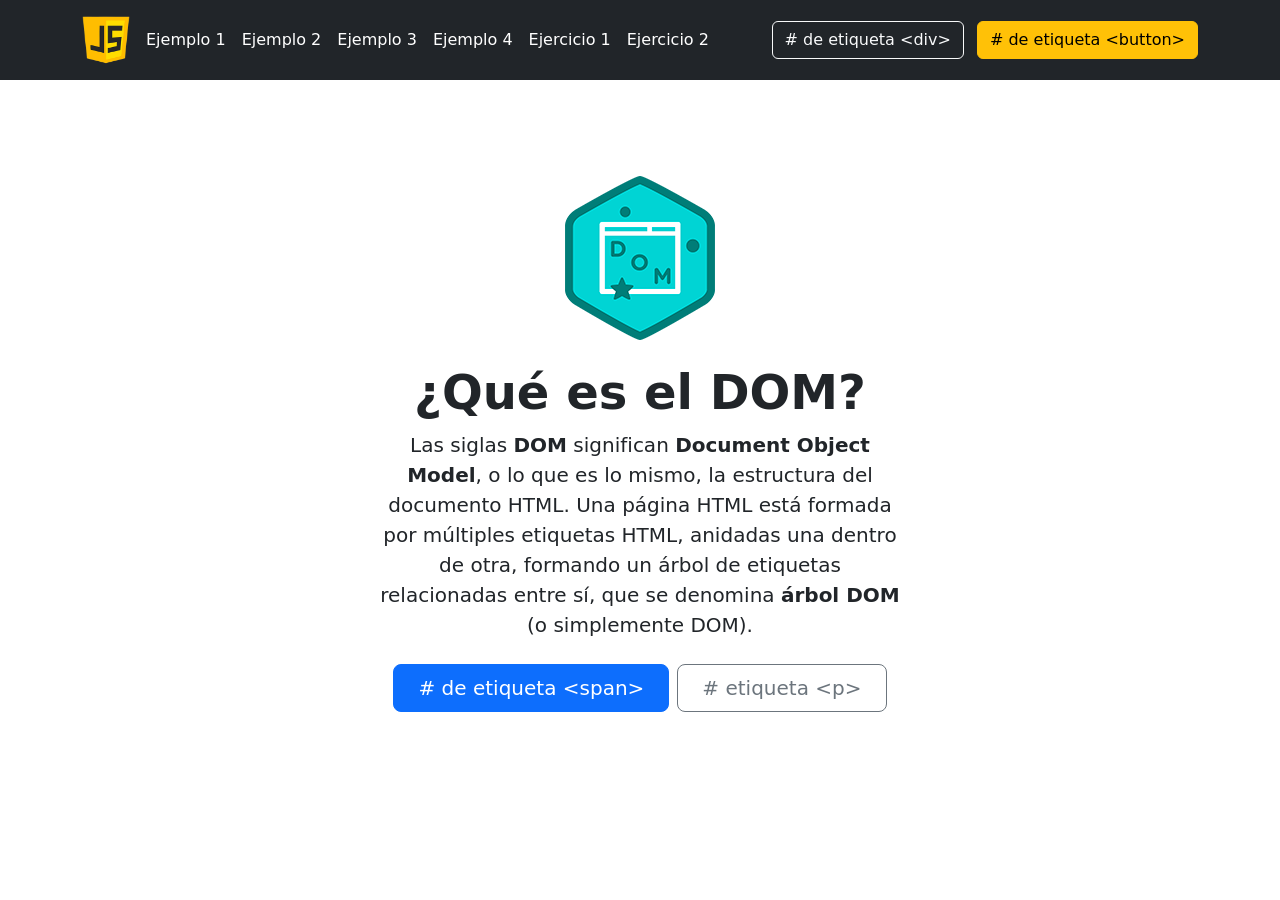
<file: index.html>
<!doctype html>
<html lang="es">

<head>
    <meta charset="UTF-8" />
    <meta http-equiv="X-UA-Compatible" content="IE=edge" />
    <meta name="viewport" content="width=device-width, initial-scale=1.0" />
    <link href="Guia7_20255908/bootstrap/css/bootstrap.min.css" rel="stylesheet" />
    <link href="Guia7_20255908/css/styles.css" rel="stylesheet" />
    <link rel="icon" href="Guia7_20255908/img/js.png" sizes="32x32" type="image/png" />
    <title>Objetos en JavaScript</title>

</head>

<body>

    <header class="p-3 text-bg-dark">
        <div class="container">
            <div class="d-flex flex-wrap align-items-center justify-content-center justify-content-lg-start">
                <a href="index.html" class="d-flex align-items-center mb-2 mb-lg-0 text-white text-decoration-none">
                    <img src="Guia7_20255908/img/js.png" class="bi me-2" width="48" height="48">
                </a>

                <ul class="nav col-12 col-lg-auto me-lg-auto mb-2 justify-content-center mb-md-0">
                    <li><a href="Guia7_20255908/pages/ejemplo1.html" class="nav-link px-2 text-white">Ejemplo 1</a></li>
                    <li><a href="Guia7_20255908/pages/ejemplo2.html" class="nav-link px-2 text-white">Ejemplo 2</a></li>
                    <li><a href="Guia7_20255908/pages/ejemplo3.html" class="nav-link px-2 text-white">Ejemplo 3</a></li>
                    <li><a href="Guia7_20255908/pages/ejemplo4.html" class="nav-link px-2 text-white">Ejemplo 4</a></li>
                    <li><a href="Guia7_20255908/pages/ejercicio1.html" class="nav-link px-2 text-white">Ejercicio 1</a></li>
                    <li><a href="Guia7_20255908/pages/ejercicio2.html" class="nav-link px-2 text-white">Ejercicio 2</a></li>                    
                </ul>   
                
                <div class="text-end">
                    <button type="button" id="idBtnDiv" class="btn btn-outline-light me-2"># de etiqueta &lt;div&gt;</button>
                    <button type="button" id="idBtnButton" class="btn btn-warning"># de etiqueta &lt;button&gt;</button>
                </div>
        </div>
    </header>

    <div class="container">
        <div class="px-4 py-5 my-5 text-center">
            <img class="d-block mx-auto mb-4" src="Guia7_20255908/img/dom.png" alt="Documente Object Model">
            <h1 class="display-5 fw-bold">¿Qué es el DOM?</h1>
            <div class="col-lg-6 mx-auto">
                <p class="lead mb-4">
                    Las siglas <span class="fw-bold">DOM</span> significan <span class="fw-bold">Document Object Model</span>, 
                    o lo que es lo mismo, la estructura del documento HTML. Una página HTML está formada por múltiples etiquetas HTML, 
                    anidadas una dentro de otra, formando un árbol de etiquetas relacionadas entre sí, que se 
                    denomina <span class="fw-bold">árbol DOM</span> (o simplemente DOM).
                </p>
                <div class="d-grid gap-2 d-sm-flex justify-content-sm-center">
                    <button type="button" id="idBtnSpan" class="btn btn-primary btn-lg px-4 gap-3"># de etiqueta &lt;span&gt;</button>
                    <button type="button" id="idBtnP" class="btn btn-outline-secondary btn-lg px-4"># etiqueta &lt;p&gt;</button>
                </div>
            </div>
        </div>       

    </div>


    <script src="Guia7_20255908/bootstrap/js/bootstrap.bundle.min.js"></script>
    <script src="Guia7_20255908/js/index.js" defer></script>

</body>

</html>
</file>
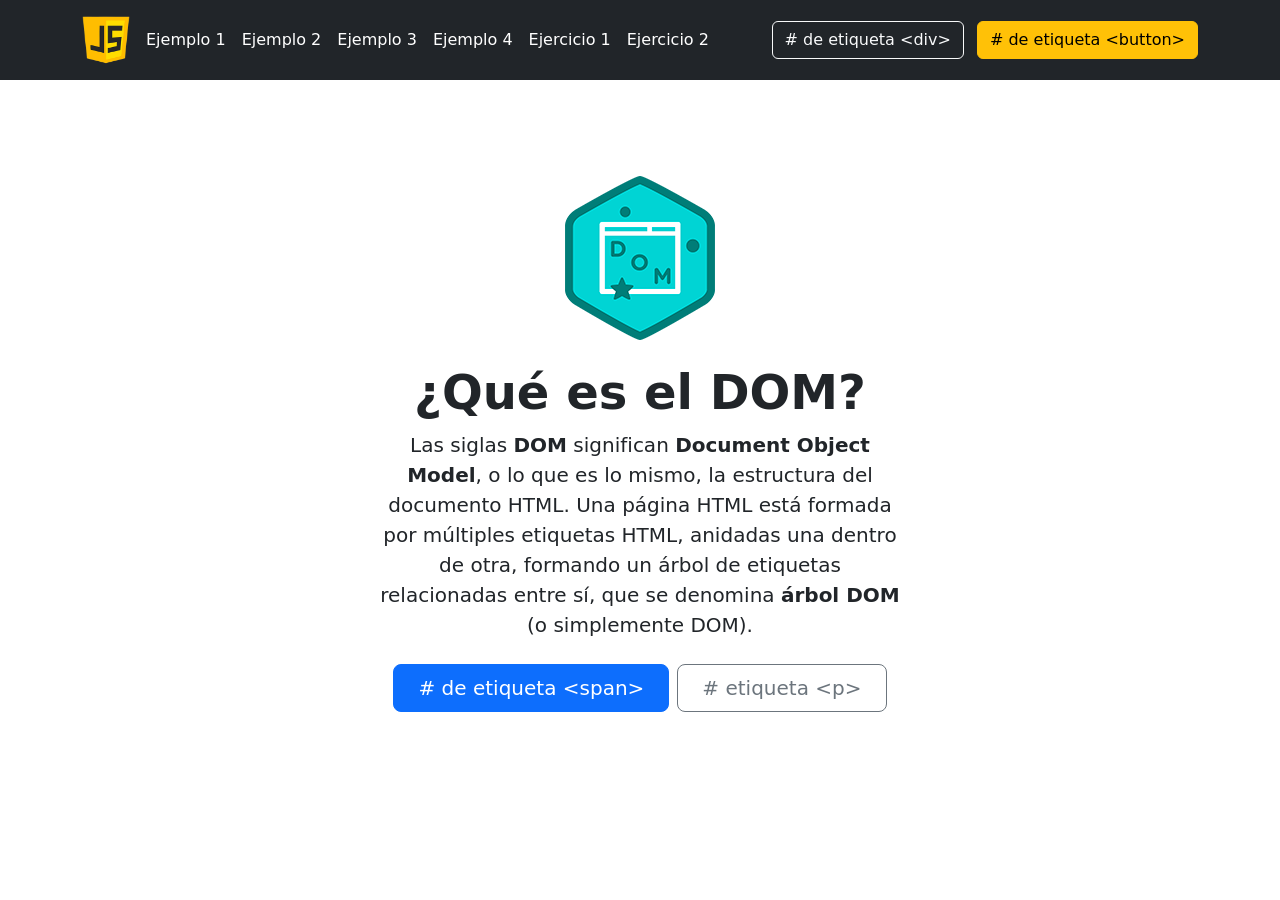
<file: Guia7_20255908/index.html>
<!doctype html>
<html lang="es">

<head>
    <meta charset="UTF-8" />
    <meta http-equiv="X-UA-Compatible" content="IE=edge" />
    <meta name="viewport" content="width=device-width, initial-scale=1.0" />
    <link href="bootstrap/css/bootstrap.min.css" rel="stylesheet" />
    <link href="css/styles.css" rel="stylesheet" />
    <link rel="icon" href="img/js.png" sizes="32x32" type="image/png" />
    <title>Objetos en JavaScript</title>

</head>

<body>

    <header class="p-3 text-bg-dark">
        <div class="container">
            <div class="d-flex flex-wrap align-items-center justify-content-center justify-content-lg-start">
                <a href="index.html" class="d-flex align-items-center mb-2 mb-lg-0 text-white text-decoration-none">
                    <img src="./img/js.png" class="bi me-2" width="48" height="48">
                </a>

                <ul class="nav col-12 col-lg-auto me-lg-auto mb-2 justify-content-center mb-md-0">
                    <li><a href="pages/ejemplo1.html" class="nav-link px-2 text-white">Ejemplo 1</a></li>
                    <li><a href="pages/ejemplo2.html" class="nav-link px-2 text-white">Ejemplo 2</a></li>
                    <li><a href="pages/ejemplo3.html" class="nav-link px-2 text-white">Ejemplo 3</a></li>
                    <li><a href="pages/ejemplo4.html" class="nav-link px-2 text-white">Ejemplo 4</a></li>
                    <li><a href="pages/ejercicio1.html" class="nav-link px-2 text-white">Ejercicio 1</a></li>
                    <li><a href="pages/ejercicio2.html" class="nav-link px-2 text-white">Ejercicio 2</a></li>                    
                </ul>   
                
                <div class="text-end">
                    <button type="button" id="idBtnDiv" class="btn btn-outline-light me-2"># de etiqueta &lt;div&gt;</button>
                    <button type="button" id="idBtnButton" class="btn btn-warning"># de etiqueta &lt;button&gt;</button>
                </div>
        </div>
    </header>

    <div class="container">
        <div class="px-4 py-5 my-5 text-center">
            <img class="d-block mx-auto mb-4" src="./img/dom.png" alt="Documente Object Model">
            <h1 class="display-5 fw-bold">¿Qué es el DOM?</h1>
            <div class="col-lg-6 mx-auto">
                <p class="lead mb-4">
                    Las siglas <span class="fw-bold">DOM</span> significan <span class="fw-bold">Document Object Model</span>, 
                    o lo que es lo mismo, la estructura del documento HTML. Una página HTML está formada por múltiples etiquetas HTML, 
                    anidadas una dentro de otra, formando un árbol de etiquetas relacionadas entre sí, que se 
                    denomina <span class="fw-bold">árbol DOM</span> (o simplemente DOM).
                </p>
                <div class="d-grid gap-2 d-sm-flex justify-content-sm-center">
                    <button type="button" id="idBtnSpan" class="btn btn-primary btn-lg px-4 gap-3"># de etiqueta &lt;span&gt;</button>
                    <button type="button" id="idBtnP" class="btn btn-outline-secondary btn-lg px-4"># etiqueta &lt;p&gt;</button>
                </div>
            </div>
        </div>       

    </div>


    <script src="bootstrap/js/bootstrap.bundle.min.js"></script>
    <script src="js/index.js" defer></script>

</body>

</html>
</file>
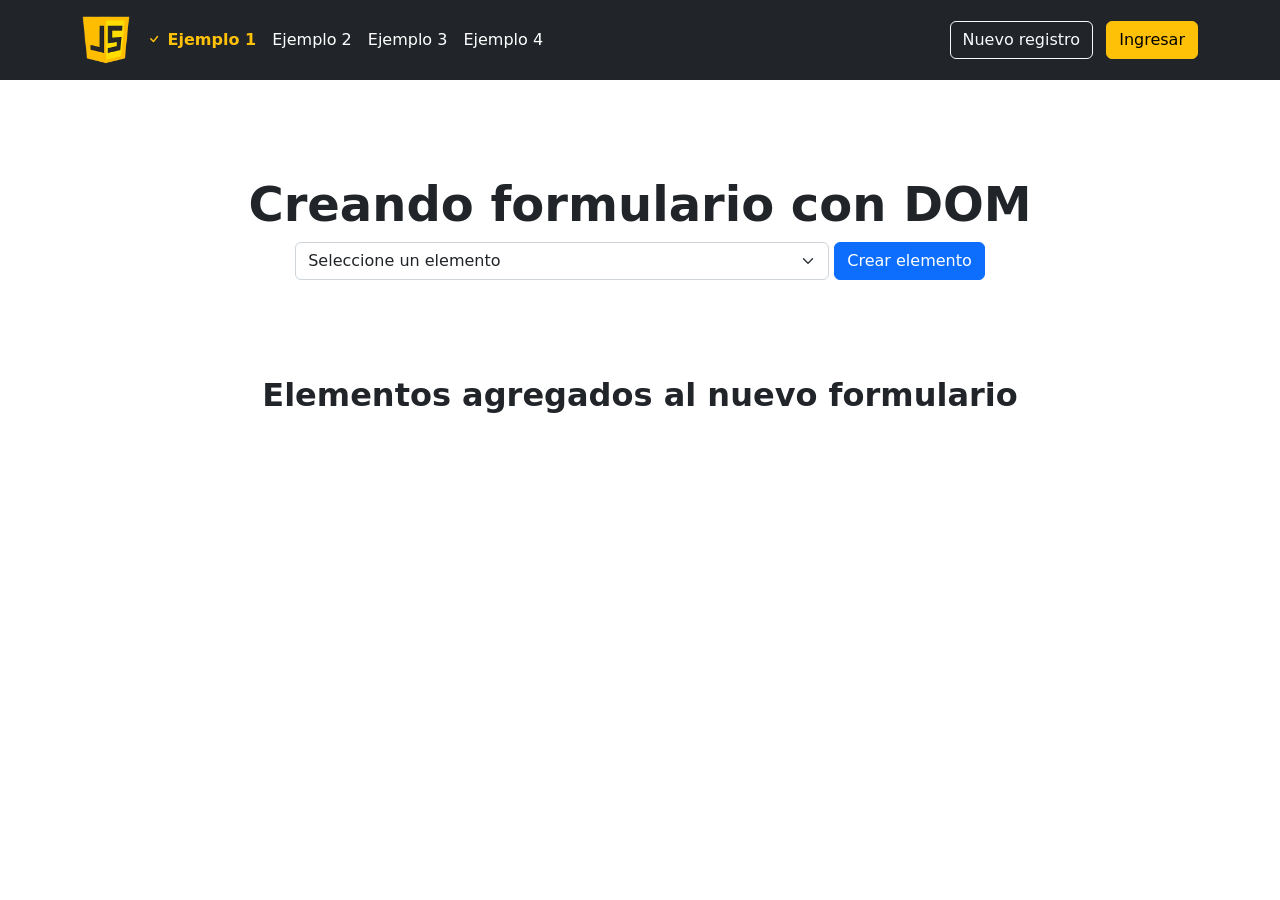
<file: Guia7_20255908/pages/ejemplo1.html>
<!doctype html>
<html lang="es">

<head>
    <meta charset="UTF-8" />
    <meta http-equiv="X-UA-Compatible" content="IE=edge" />
    <meta name="viewport" content="width=device-width, initial-scale=1.0" />
    <link href="../bootstrap/css/bootstrap.min.css" rel="stylesheet" />
    <link href="../css/styles.css" rel="stylesheet" />
    <link rel="icon" href="../img/js.png" sizes="32x32" type="image/png" />
    <title>Objetos en JavaScript</title>

</head>

<body>

    <header class="p-3 text-bg-dark">
        <div class="container">
            <div class="d-flex flex-wrap align-items-center justify-content-center justify-content-lg-start">
                <a href="../../index.html" class="d-flex align-items-center mb-2 mb-lg-0 text-white text-decoration-none">
                    <img src="../img/js.png" class="bi me-2" width="48" height="48">
                </a>

                <ul class="nav col-12 col-lg-auto me-lg-auto mb-2 justify-content-center mb-md-0">
                    <li><a href="../pages/ejemplo1.html" class="nav-link px-2 text-warning fw-bold">
                            <i class="bi bi-check"></i> Ejemplo 1
                        </a></li>
                    <li><a href="../pages/ejemplo2.html" class="nav-link px-2 text-white">Ejemplo 2</a></li>
                    <li><a href="../pages/ejemplo3.html" class="nav-link px-2 text-white">Ejemplo 3</a></li>
                    <li><a href="../pages/ejemplo4.html" class="nav-link px-2 text-white">Ejemplo 4</a></li>                    
                </ul>

                <div class="text-end">
                    <button type="button" id="idBtnDiv" class="btn btn-outline-light me-2">Nuevo registro</button>
                    <button type="button" id="idBtnButton" class="btn btn-warning">Ingresar</button>
                </div>
            </div>
    </header>

    <div class="container">
        <div class="px-4 py-5 my-5 text-center">
            <h1 class="display-5 fw-bold">Creando formulario con DOM</h1>
            <form class="row g-0 text-center">
                <div class="col-sm-12">
                    <select class="form-select w-50 d-inline" id="idCmbElemento"
                        aria-label="Seleccione el elemento a crear">
                        <option value="" selected>Seleccione un elemento</option>
                        <option value="text"> &lt;input type="text" /&gt;</option>
                        <option value="number"> &lt;input type="number" /&gt;</option>
                        <option value="date"> &lt;input type="date" /&gt;</option>
                        <option value="password"> &lt;input type="password" /&gt;</option>
                        <option value="radio"> &lt;input type="radio" /&gt;</option>
                        <option value="checkbox"> &lt;input type="checkox"&gt;</option>
                        <option value="select"> &lt;select&gt;&lt;/select&gt;</option>
                        <option value="textarea"> &lt;textarea&gt;&lt;/textarea&gt;</option>
                    </select>

                    <button type="button" id="idBtnCrear" class="btn btn-primary d-inline">Crear elemento</button>
                </div>
            </form>
        </div>
        <div class="row">
            <div class="col-sm-12 text-center">
                <h2 class="fw-bold">Elementos agregados al nuevo formulario</h2>
            </div>
            <div class="col"></div>
            <div class="col">                
                <form id="idNewForm" class="row g-0"></form>
            </div>
            <div class="col"></div>
        </div>
    </div>

    <!-- COMPONENTE MODAL DE BOOTSTRAP-->
    <div class="modal fade" id="idModal" tabindex="-1" aria-labelledby="modalLabel" aria-hidden="true">
        <div class="modal-dialog">
            <div class="modal-content">
                <div class="modal-header">
                    <h1 class="modal-title fs-5" id="modalLabel">Agregando un nuevo control</h1>
                    <button type="button" class="btn-close" data-bs-dismiss="modal" aria-label="Close"></button>
                </div>
                <div class="modal-body">
                    <form id="idFormElemento">
                        <div class="form-floating mb-3">
                            <input type="text" class="form-control" id="idTituloElemento"
                                placeholder="Texto del control">
                            <label for="idTituloElemento">
                                <i class="bi bi-tag"></i> Titulo del control
                            </label>
                        </div>
                        <div class="form-floating mb-3">
                            <input type="text" class="form-control" id="idNombreElemento"
                                placeholder="Nombre del control">
                            <label for="idNombreElemento">
                                <i class="bi bi-tag"></i> Nombre del control
                            </label>
                        </div>
                    </form>
                </div>
                <div class="modal-footer">
                    <button type="button" class="btn btn-primary" id="idBtnAddElement" data-bs-dismiss="modal">
                        <i class="bi bi-plus-circle"></i> Agregar
                    </button>
                </div>
            </div>
        </div>
    </div>


    <script src="../bootstrap/js/bootstrap.bundle.min.js"></script>
    <script src="../js/ejemplo1.js" defer></script>

</body>

</html>
</file>
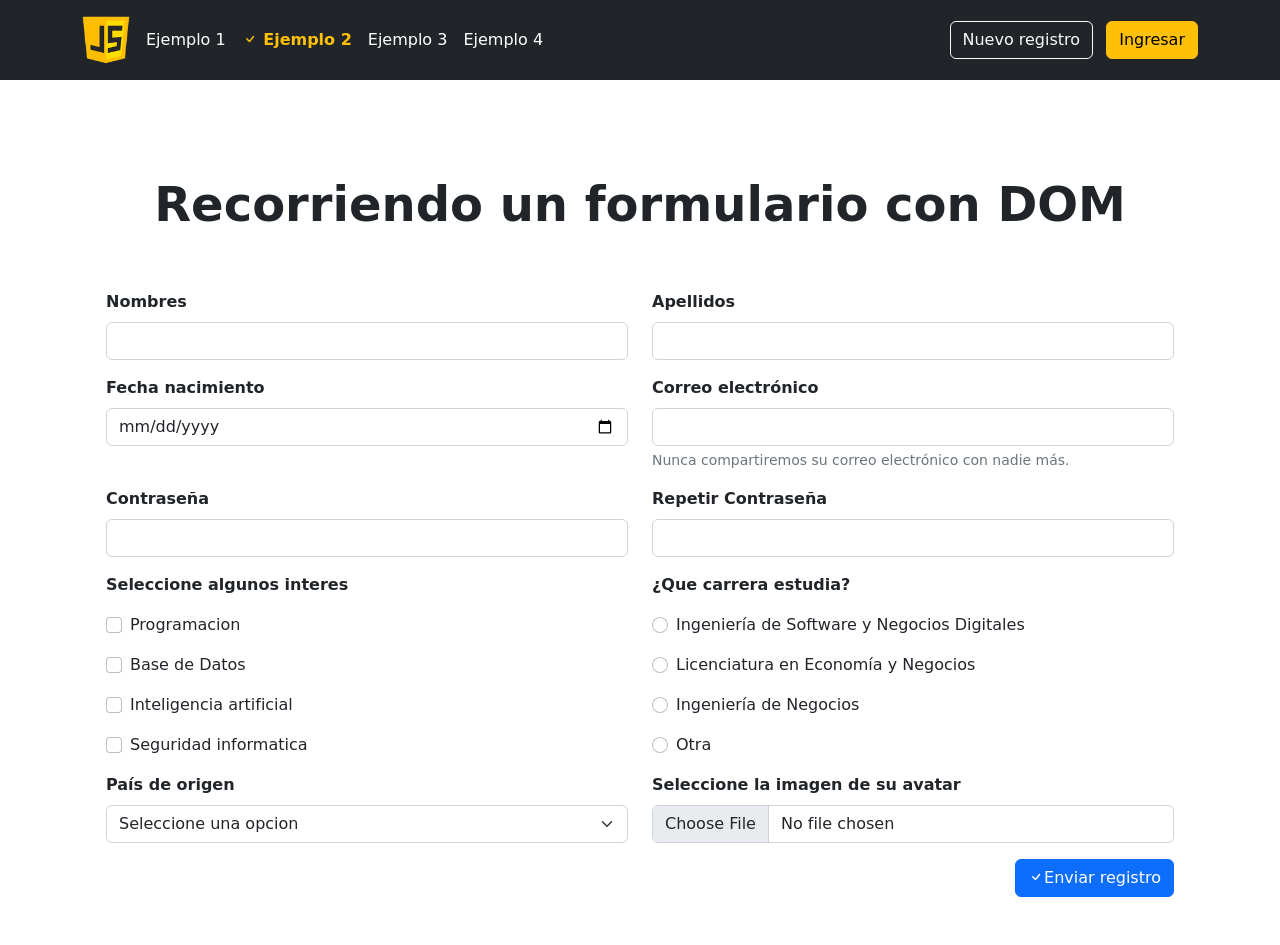
<file: Guia7_20255908/pages/ejemplo2.html>
<!doctype html>
<html lang="es">

<head>
    <meta charset="UTF-8" />
    <meta http-equiv="X-UA-Compatible" content="IE=edge" />
    <meta name="viewport" content="width=device-width, initial-scale=1.0" />
    <link href="../bootstrap/css/bootstrap.min.css" rel="stylesheet" />
    <link href="../css/styles.css" rel="stylesheet" />
    <link rel="icon" href="../img/js.png" sizes="32x32" type="image/png" />
    <title>Objetos en JavaScript</title>

</head>

<body>

    <header class="p-3 text-bg-dark">
        <div class="container">
            <div class="d-flex flex-wrap align-items-center justify-content-center justify-content-lg-start">
                <a href="../../index.html" class="d-flex align-items-center mb-2 mb-lg-0 text-white text-decoration-none">
                    <img src="../img/js.png" class="bi me-2" width="48" height="48">
                </a>

                <ul class="nav col-12 col-lg-auto me-lg-auto mb-2 justify-content-center mb-md-0">
                    <li><a href="../pages/ejemplo1.html" class="nav-link px-2 text-white">Ejemplo 1</a></li>
                    <li><a href="../pages/ejemplo2.html" class="nav-link px-2 text-warning fw-bold">
                            <i class="bi bi-check"></i> Ejemplo 2
                        </a></li>
                    <li><a href="../pages/ejemplo3.html" class="nav-link px-2 text-white">Ejemplo 3</a></li>
                    <li><a href="../pages/ejemplo4.html" class="nav-link px-2 text-white">Ejemplo 4</a></li>                    
                </ul>

                <div class="text-end">
                    <button type="button" id="idBtnDiv" class="btn btn-outline-light me-2">Nuevo registro</button>
                    <button type="button" id="idBtnButton" class="btn btn-warning">Ingresar</button>
                </div>
            </div>
    </header>

    <div class="container">
        <div class="row px-4 my-5">
            <div class="col-12">
                <h1 class="display-5 fw-bold text-center py-5 ">Recorriendo un formulario con DOM</h1>
                <form name="frmRegistro">
                    <div class="row">
                        <div class="col">
                            <div class="mb-3">
                                <label for="idNombre" class="form-label fw-bold">Nombres</label>
                                <input type="text" class="form-control" id="idNombre">
                            </div>
                        </div>
                        <div class="col">
                            <div class="mb-3">
                                <label for="idApellidos" class="form-label fw-bold">Apellidos</label>
                                <input type="text" class="form-control" id="idApellidos">
                            </div>
                        </div>
                    </div>
                    <div class="row">
                        <div class="col">
                            <div class="mb-3">
                                <label for="idFechaNac" class="form-label fw-bold">Fecha nacimiento</label>
                                <input type="date" class="form-control" id="idFechaNac">
                            </div>
                        </div>
                        <div class="col">
                            <div class="mb-3">
                                <label for="idCorreo" class="form-label fw-bold">Correo electrónico</label>
                                <input type="email" class="form-control" id="idCorreo"
                                    aria-describedby="idCorreoSugerencia">
                                <div id="idCorreoSugerencia" class="form-text">
                                    Nunca compartiremos su correo electrónico con nadie más.
                                </div>
                            </div>
                        </div>
                    </div>
                    <div class="row">
                        <div class="col">
                            <div class="mb-3">
                                <label for="idPassword" class="form-label fw-bold">Contraseña</label>
                                <input type="password" class="form-control" id="idPassword">
                            </div>
                        </div>
                        <div class="col">
                            <div class="mb-3">
                                <label for="idPasswordRepetir" class="form-label fw-bold">Repetir Contraseña</label>
                                <input type="password" class="form-control" id="idPasswordRepetir">
                            </div>
                        </div>
                    </div>

                    <div class="row">
                        <div class="col">
                            <div class="mb-3">
                                <span class="fw-bold">Seleccione algunos interes</span>
                            </div>
                            <div class="mb-3 form-check">
                                <input type="checkbox" class="form-check-input" id="idCkProgramacion">
                                <label class="form-check-label" for="idCkProgramacion">Programacion</label>
                            </div>
                            <div class="mb-3 form-check">
                                <input type="checkbox" class="form-check-input" id="idCkBD">
                                <label class="form-check-label" for="idCkBD">Base de Datos</label>
                            </div>
                            <div class="mb-3 form-check">
                                <input type="checkbox" class="form-check-input" id="idCkRedes">
                                <label class="form-check-label" for="idCkRedes">Inteligencia artificial</label>
                            </div>
                            <div class="mb-3 form-check">
                                <input type="checkbox" class="form-check-input" id="idCkSeguridad">
                                <label class="form-check-label" for="idCkSeguridad">Seguridad informatica</label>
                            </div>
                        </div>
                        <div class="col">
                            <div class="mb-3">
                                <span class="fw-bold">¿Que carrera estudia?</span>
                            </div>
                            <div class="mb-3 form-check">
                                <input type="radio" class="form-check-input" name="idRdCarrera" id="idRdIng">
                                <label class="form-check-label" for="idRdIng">Ingeniería de Software y Negocios Digitales</label>
                            </div>
                            <div class="mb-3 form-check">
                                <input type="radio" class="form-check-input" name="idRdCarrera" id="idRdLic">
                                <label class="form-check-label" for="idRdLic">Licenciatura en Economía y Negocios</label>
                            </div>
                            <div class="mb-3 form-check">
                                <input type="radio" class="form-check-input" name="idRdCarrera" id="idRdTec">
                                <label class="form-check-label" for="idRdTec">Ingeniería de Negocios</label>
                            </div>
                            <div class="mb-3 form-check">
                                <input type="radio" class="form-check-input" name="idRdCarrera" id="idRdOtro">
                                <label class="form-check-label" for="idRdOtro">Otra</label>
                            </div>
                        </div>
                    </div>
                    <div class="row">
                        <div class="col">
                            <div class="mb-3">
                                <label for="idCmPais" class="form-label fw-bold">País de origen</label>
                                <select class="form-select" id="idCmPais">
                                    <option selected>Seleccione una opcion</option>
                                    <option value="1">EL Salvador</option>
                                    <option value="2">Guatemala</option>
                                    <option value="3">Honduras</option>
                                    <option value="4">Panama</option>
                                    <option value="5">Costa Rica</option>
                                    <option value="6">Belice</option>
                                    <option value="7">Nicaragua</option>
                                    <option value="8">Otro</option>
                                </select>
                            </div>
                        </div>
                        <div class="col">
                            <div class="mb-3">
                                <label for="idArchivo" class="form-label fw-bold">Seleccione la imagen de su
                                    avatar</label>
                                <input class="form-control" type="file" id="idArchivo">
                            </div>
                        </div>
                    </div>
                    <div class="row">
                        <div class="col text-end">
                            <button type="button" class="btn btn-primary" name="btnRegistro"><i
                                    class="bi bi-check"></i>Enviar
                                registro</button>
                        </div>
                    </div>
                </form>
            </div>
        </div>
    </div>
    <!-- COMPONENTE MODAL DE BOOTSTRAP-->
    <div class="modal fade" id="idModal" tabindex="-1" aria-labelledby="modalLabel" aria-hidden="true">
        <div class="modal-dialog">
            <div class="modal-content">
                <div class="modal-header">
                    <h1 class="modal-title fs-5" id="modalLabel">Agregando un nuevo control</h1>
                    <button type="button" class="btn-close" data-bs-dismiss="modal" aria-label="Close"></button>
                </div>
                <div class="modal-body" id="idBodyModal">                    
                </div>
                <div class="modal-footer">
                    <button type="button" class="btn btn-primary" data-bs-dismiss="modal">
                        <i class="bi bi-closed"></i> Cerrar
                    </button>
                </div>
            </div>
        </div>
    </div>
    <script src="../bootstrap/js/bootstrap.bundle.min.js"></script>
    <script src="../js/ejemplo2.js" defer></script>

</body>

</html>
</file>
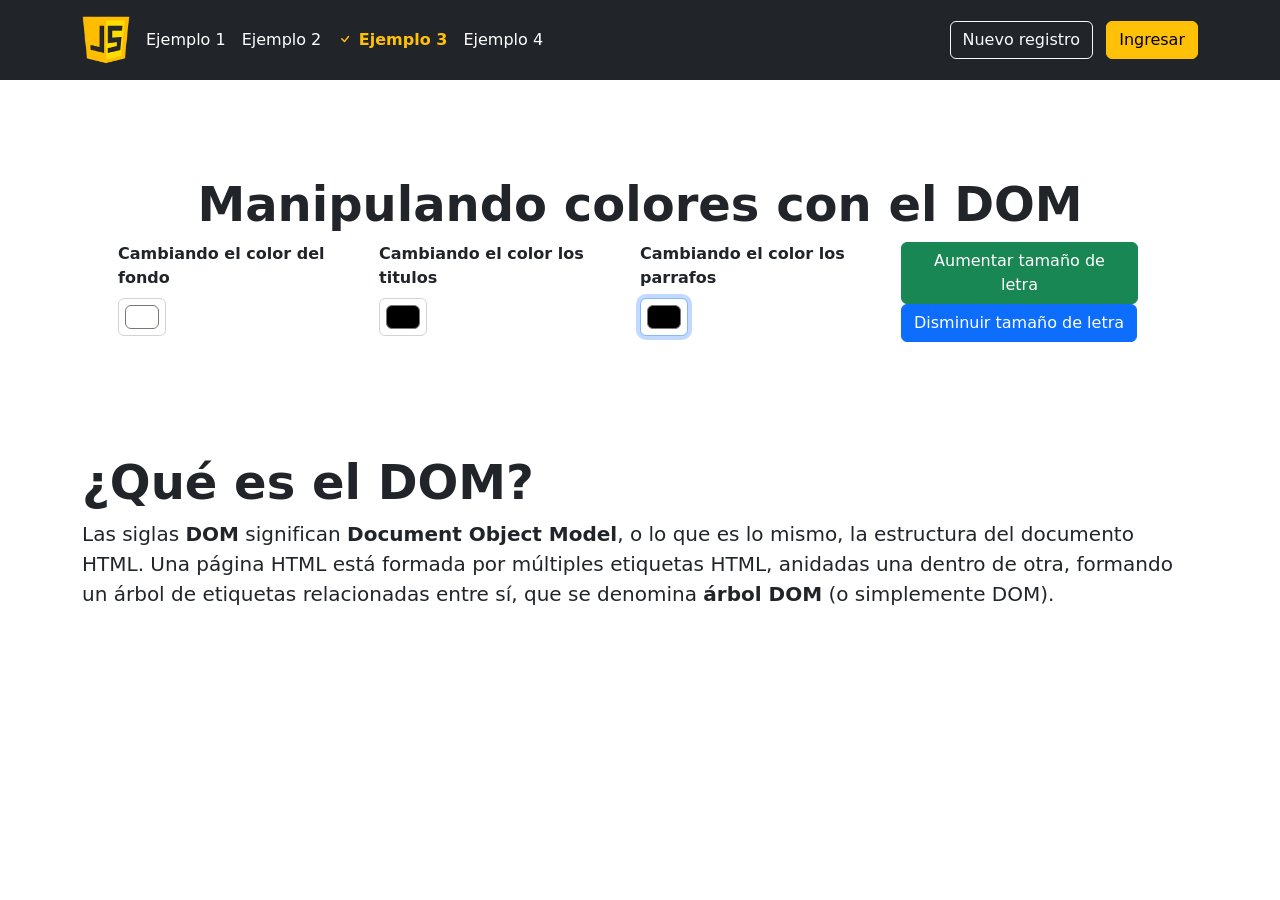
<file: Guia7_20255908/pages/ejemplo3.html>
<!doctype html>
<html lang="es">

<head>
    <meta charset="UTF-8" />
    <meta http-equiv="X-UA-Compatible" content="IE=edge" />
    <meta name="viewport" content="width=device-width, initial-scale=1.0" />
    <link href="../bootstrap/css/bootstrap.min.css" rel="stylesheet" />
    <link href="../css/styles.css" rel="stylesheet" />
    <link rel="icon" href="../img/js.png" sizes="32x32" type="image/png" />
    <title>Objetos en JavaScript</title>

</head>

<body>

    <header class="p-3 text-bg-dark">
        <div class="container">
            <div class="d-flex flex-wrap align-items-center justify-content-center justify-content-lg-start">
                <a href="../../index.html" class="d-flex align-items-center mb-2 mb-lg-0 text-white text-decoration-none">
                    <img src="../img/js.png" class="bi me-2" width="48" height="48">
                </a>

                <ul class="nav col-12 col-lg-auto me-lg-auto mb-2 justify-content-center mb-md-0">
                    <li><a href="../pages/ejemplo1.html" class="nav-link px-2 text-white">Ejemplo 1</a></li>
                    <li><a href="../pages/ejemplo2.html" class="nav-link px-2 text-white">Ejemplo 2</a></li>
                    <li><a href="../pages/ejemplo3.html" class="nav-link px-2 text-warning fw-bold">
                            <i class="bi bi-check"></i> Ejemplo 3
                        </a></li>
                    <li><a href="../pages/ejemplo4.html" class="nav-link px-2 text-white">Ejemplo 4</a></li>
                </ul>

                <div class="text-end">
                    <button type="button" id="idBtnDiv" class="btn btn-outline-light me-2">Nuevo registro</button>
                    <button type="button" id="idBtnButton" class="btn btn-warning">Ingresar</button>
                </div>
            </div>
    </header>

    <div class="container">
        <div class="px-4 py-5 my-5">
            <h1 class="display-5 text-center fw-bold">Manipulando colores con el DOM</h1>
            <form class="row g-0">
                <div class="row">
                    <div class="col">
                        <div class="mb-3">
                            <label for="idFondo" class="form-label fw-bold">Cambiando el color del fondo</label>
                            <input type="color" class="form-control form-control-color" id="idFondo" name="idFondo"
                                title="Modificando el color del fondo">
                        </div>
                    </div>
                    <div class="col">
                        <div class="mb-3">
                            <label for="idTitulos" class="form-label fw-bold">Cambiando el color los titulos</label>
                            <input type="color" class="form-control form-control-color" id="idTitulos" name="idTitulos"
                                title="Modificando el color de los titulos">
                        </div>
                    </div>
                    <div class="col">
                        <div class="mb-3">
                            <label for="idParrafos" class="form-label fw-bold">Cambiando el color los parrafos</label>
                            <input type="color" class="form-control form-control-color" id="idParrafos"
                                name="idParrafos" title="Modificando el color de los titulos">
                        </div>
                    </div>
                    <div class="col">
                        <div class="mb-3">
                            <button type="button" id="idBtnAumentar" class="btn btn-success">Aumentar tamaño de
                                letra</button>
                            <button type="button" id="idBtnDisminuir" class="btn btn-primary">Disminuir tamaño de
                                letra</button>
                        </div>
                    </div>
                </div>
            </form>
        </div>
        <div class="row">
            <div class="col  mx-auto">
                <h1 class="display-5 fw-bold">¿Qué es el DOM?</h1>
                <p class="lead mb-4">
                    Las siglas <span class="fw-bold">DOM</span> significan <span class="fw-bold">Document
                        Object Model</span>,
                    o lo que es lo mismo, la estructura del documento HTML. Una página HTML está formada por
                    múltiples etiquetas HTML,
                    anidadas una dentro de otra, formando un árbol de etiquetas relacionadas entre sí, que
                    se
                    denomina <span class="fw-bold">árbol DOM</span> (o simplemente DOM).
                </p>
            </div>
        </div>
    </div>
    </div>


    <script src="../bootstrap/js/bootstrap.bundle.min.js"></script>
    <script src="../js/ejemplo3.js" defer></script>

</body>

</html>
</file>
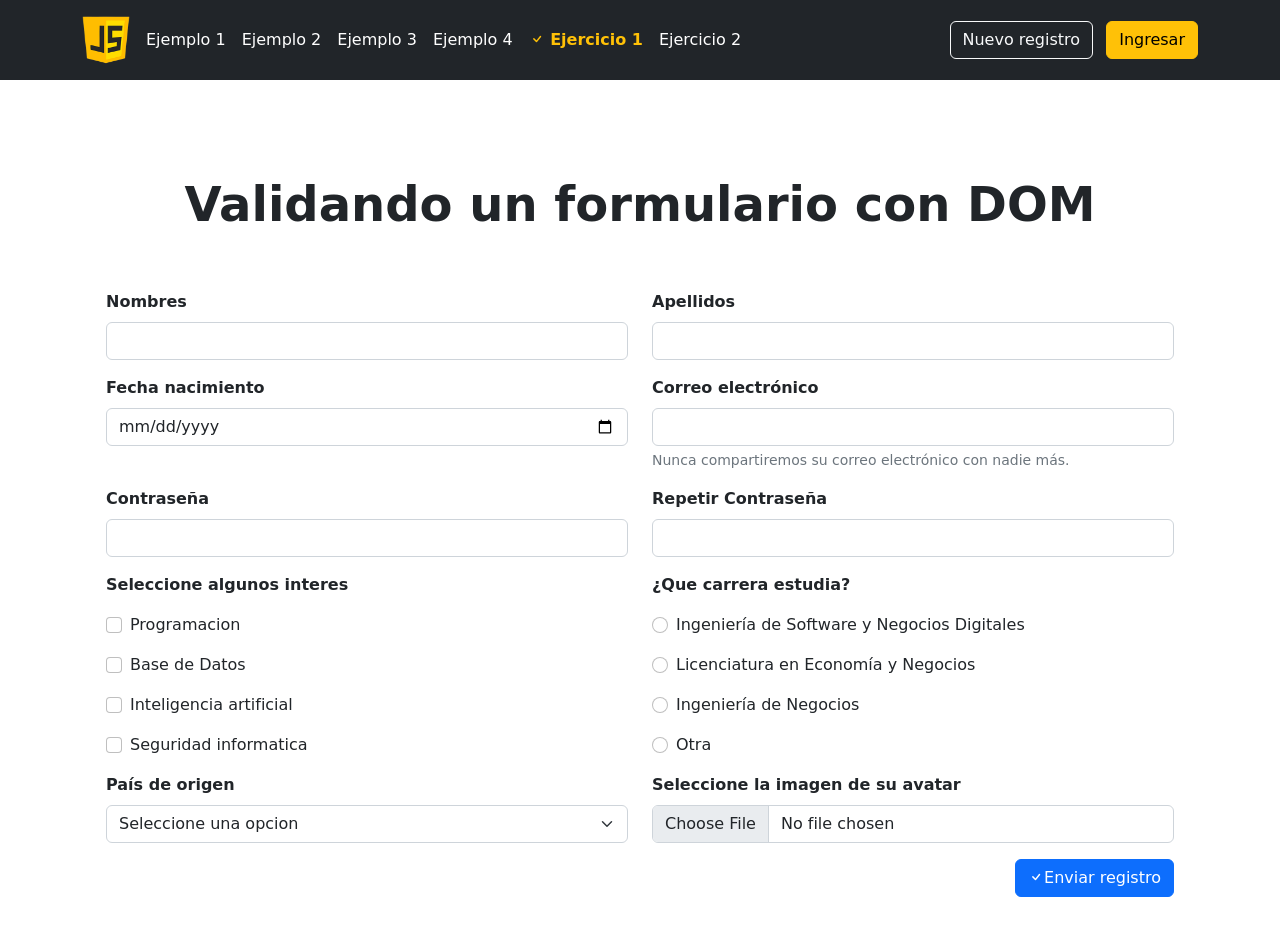
<file: Guia7_20255908/pages/ejercicio1.html>
<!doctype html>
<html lang="es">

<head>
    <meta charset="UTF-8" />
    <meta http-equiv="X-UA-Compatible" content="IE=edge" />
    <meta name="viewport" content="width=device-width, initial-scale=1.0" />
    <link href="../bootstrap/css/bootstrap.min.css" rel="stylesheet" />
    <link href="../css/styles.css" rel="stylesheet" />
    <link rel="icon" href="../img/js.png" sizes="32x32" type="image/png" />
    <title>Objetos en JavaScript</title>

</head>

<body>

    <header class="p-3 text-bg-dark">
        <div class="container">
            <div class="d-flex flex-wrap align-items-center justify-content-center justify-content-lg-start">
                <a href="../../index.html" class="d-flex align-items-center mb-2 mb-lg-0 text-white text-decoration-none">
                    <img src="../img/js.png" class="bi me-2" width="48" height="48">
                </a>

                <ul class="nav col-12 col-lg-auto me-lg-auto mb-2 justify-content-center mb-md-0">
                    <li><a href="../pages/ejemplo1.html" class="nav-link px-2 text-white">Ejemplo 1</a></li>
                    <li><a href="../pages/ejemplo2.html" class="nav-link px-2 text-white">Ejemplo 2</a></li>
                    <li><a href="../pages/ejemplo3.html" class="nav-link px-2 text-white">Ejemplo 3</a></li>
                    <li><a href="../pages/ejemplo4.html" class="nav-link px-2 text-white">Ejemplo 4</a></li>
                    <li><a href="../pages/ejercicio1.html" class="nav-link px-2 text-warning fw-bold">
                            <i class="bi bi-check"></i> Ejercicio 1
                        </a></li>
                    <li><a href="../pages/ejercicio2.html" class="nav-link px-2 text-white">Ejercicio 2</a></li>
                </ul>

                <div class="text-end">
                    <button type="button" id="idBtnDiv" class="btn btn-outline-light me-2">Nuevo registro</button>
                    <button type="button" id="idBtnButton" class="btn btn-warning">Ingresar</button>
                </div>
            </div>
    </header>

    <div class="container">
        <div class="row px-4 my-5">
            <div class="col-12">
                <h1 class="display-5 fw-bold text-center py-5 ">Validando un formulario con DOM</h1>
                <form name="frmRegistro" novalidate>
                    <div class="row">
                        <div class="col">
                            <div class="mb-3">
                                <label for="idNombre" class="form-label fw-bold">Nombres</label>
                                <input type="text" class="form-control" id="idNombre">
                            </div>
                        </div>
                        <div class="col">
                            <div class="mb-3">
                                <label for="idApellidos" class="form-label fw-bold">Apellidos</label>
                                <input type="text" class="form-control" id="idApellidos">
                            </div>
                        </div>
                    </div>
                    <div class="row">
                        <div class="col">
                            <div class="mb-3">
                                <label for="idFechaNac" class="form-label fw-bold">Fecha nacimiento</label>
                                <input type="date" class="form-control" id="idFechaNac">
                            </div>
                        </div>
                        <div class="col">
                            <div class="mb-3">
                                <label for="idCorreo" class="form-label fw-bold">Correo electrónico</label>
                                <input type="email" class="form-control" id="idCorreo"
                                    aria-describedby="idCorreoSugerencia">
                                <div id="idCorreoSugerencia" class="form-text">
                                    Nunca compartiremos su correo electrónico con nadie más.
                                </div>
                            </div>
                        </div>
                    </div>
                    <div class="row">
                        <div class="col">
                            <div class="mb-3">
                                <label for="idPassword" class="form-label fw-bold">Contraseña</label>
                                <input type="password" class="form-control" id="idPassword">
                            </div>
                        </div>
                        <div class="col">
                            <div class="mb-3">
                                <label for="idPasswordRepetir" class="form-label fw-bold">Repetir Contraseña</label>
                                <input type="password" class="form-control" id="idPasswordRepetir">
                            </div>
                        </div>
                    </div>

                    <div class="row">
                        <div class="col">
                            <div class="mb-3">
                                <span class="fw-bold">Seleccione algunos interes</span>
                            </div>
                            <div class="mb-3 form-check">
                                <input type="checkbox" class="form-check-input" id="idCkProgramacion">
                                <label class="form-check-label" for="idCkProgramacion">Programacion</label>
                            </div>
                            <div class="mb-3 form-check">
                                <input type="checkbox" class="form-check-input" id="idCkBD">
                                <label class="form-check-label" for="idCkBD">Base de Datos</label>
                            </div>
                            <div class="mb-3 form-check">
                                <input type="checkbox" class="form-check-input" id="idCkRedes">
                                <label class="form-check-label" for="idCkRedes">Inteligencia artificial</label>
                            </div>
                            <div class="mb-3 form-check">
                                <input type="checkbox" class="form-check-input" id="idCkSeguridad">
                                <label class="form-check-label" for="idCkSeguridad">Seguridad informatica</label>
                            </div>
                        </div>
                        <div class="col">
                            <div class="mb-3">
                                <span class="fw-bold">¿Que carrera estudia?</span>
                            </div>
                            <div class="mb-3 form-check">
                                <input type="radio" class="form-check-input" name="idRdCarrera" id="idRdIng">
                                <label class="form-check-label" for="idRdIng">Ingeniería de Software y Negocios Digitales</label>
                            </div>
                            <div class="mb-3 form-check">
                                <input type="radio" class="form-check-input" name="idRdCarrera" id="idRdLic">
                                <label class="form-check-label" for="idRdLic">Licenciatura en Economía y Negocios</label>
                            </div>
                            <div class="mb-3 form-check">
                                <input type="radio" class="form-check-input" name="idRdCarrera" id="idRdTec">
                                <label class="form-check-label" for="idRdTec">Ingeniería de Negocios</label>
                            </div>
                            <div class="mb-3 form-check">
                                <input type="radio" class="form-check-input" name="idRdCarrera" id="idRdOtro">
                                <label class="form-check-label" for="idRdOtro">Otra</label>
                            </div>
                        </div>
                    </div>
                    <div class="row">
                        <div class="col">
                            <div class="mb-3">
                                <label for="idCmPais" class="form-label fw-bold">País de origen</label>
                                <select class="form-select" id="idCmPais">
                                    <option value="" selected>Seleccione una opcion</option>
                                    <option value="1">EL Salvador</option>
                                    <option value="2">Guatemala</option>
                                    <option value="3">Honduras</option>
                                    <option value="4">Panama</option>
                                    <option value="5">Costa Rica</option>
                                    <option value="6">Belice</option>
                                    <option value="7">Nicaragua</option>
                                    <option value="8">Otro</option>
                                </select>
                            </div>
                        </div>
                        <div class="col">
                            <div class="mb-3">
                                <label for="idArchivo" class="form-label fw-bold">Seleccione la imagen de su
                                    avatar</label>
                                <input class="form-control" type="file" id="idArchivo">
                            </div>
                        </div>
                    </div>
                    <div id="idErrores"></div>
                    <div class="row">
                        <div class="col text-end">
                            <button type="button" class="btn btn-primary" name="btnRegistro"><i
                                    class="bi bi-check"></i>Enviar
                                registro</button>
                        </div>
                    </div>
                </form>
            </div>
        </div>
    </div>
    <div class="modal fade" id="idModal" tabindex="-1" aria-labelledby="modalLabel" aria-hidden="true">
        <div class="modal-dialog modal-lg">
            <div class="modal-content">
                <div class="modal-header">
                    <h1 class="modal-title fs-5" id="modalLabel"><i class="bi bi-person-check"></i> Información registrada</h1>
                    <button type="button" class="btn-close" data-bs-dismiss="modal" aria-label="Close"></button>
                </div>
                <div class="modal-body" id="idBodyModal">
                </div>
                <div class="modal-footer">
                    <button type="button" class="btn btn-primary" data-bs-dismiss="modal">
                        <i class="bi bi-x-circle"></i> Cerrar
                    </button>
                </div>
            </div>
        </div>
    </div>
    <script src="../bootstrap/js/bootstrap.bundle.min.js"></script>
    <script src="../js/ejercicio1.js" defer></script>

</body>

</html>
</file>
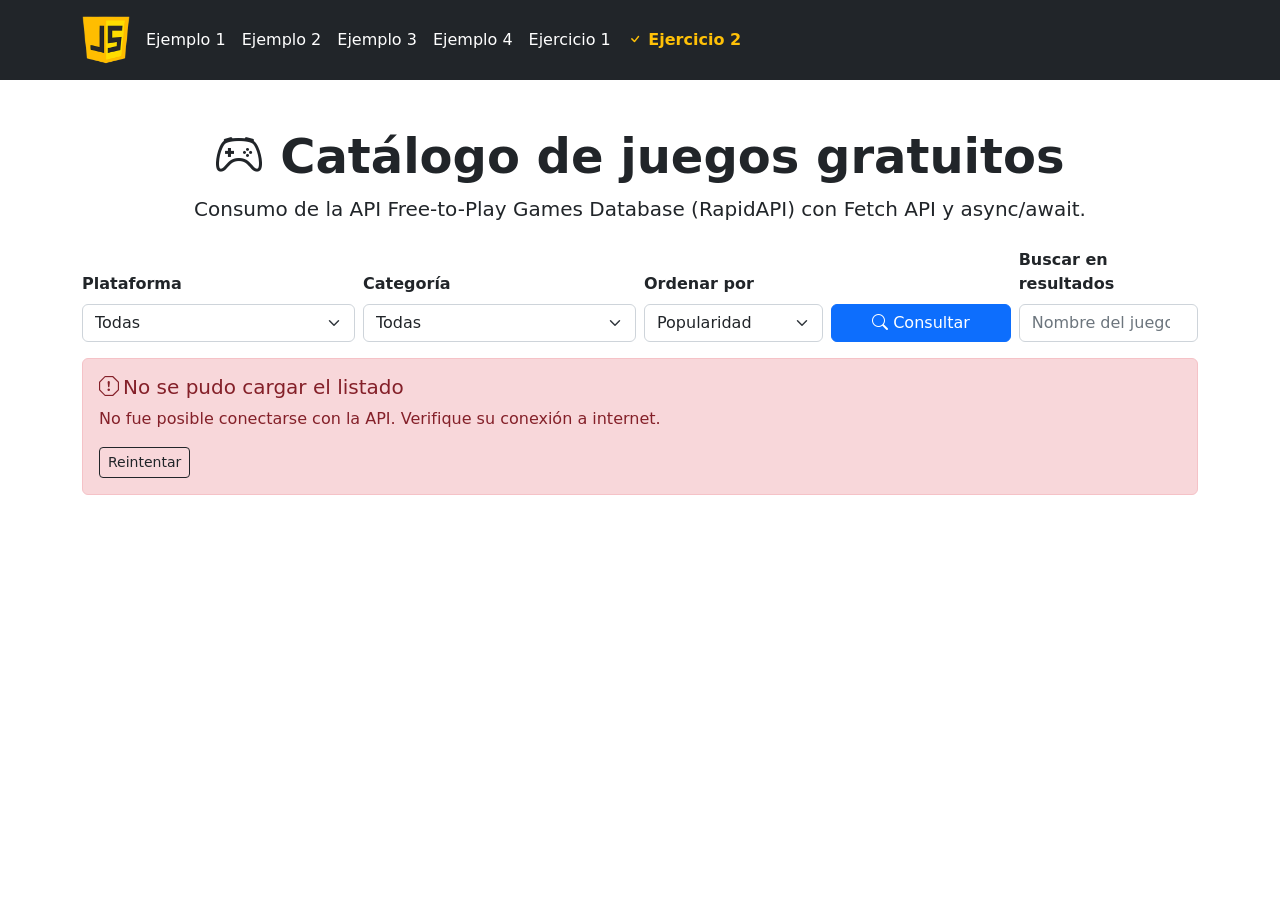
<file: Guia7_20255908/pages/ejercicio2.html>
<!doctype html>
<html lang="es">

<head>
    <meta charset="UTF-8" />
    <meta http-equiv="X-UA-Compatible" content="IE=edge" />
    <meta name="viewport" content="width=device-width, initial-scale=1.0" />
    <link href="../bootstrap/css/bootstrap.min.css" rel="stylesheet" />
    <link href="../css/styles.css" rel="stylesheet" />
    <link href="../css/ejercicio2.css" rel="stylesheet" />
    <link rel="icon" href="../img/js.png" sizes="32x32" type="image/png" />
    <title>Catálogo de juegos gratuitos - Fetch API</title>
</head>

<body>

    <header class="p-3 text-bg-dark">
        <div class="container">
            <div class="d-flex flex-wrap align-items-center justify-content-center justify-content-lg-start">
                <a href="../../index.html" class="d-flex align-items-center mb-2 mb-lg-0 text-white text-decoration-none">
                    <img src="../img/js.png" class="bi me-2" width="48" height="48" alt="JS">
                </a>

                <ul class="nav col-12 col-lg-auto me-lg-auto mb-2 justify-content-center mb-md-0">
                    <li><a href="../pages/ejemplo1.html" class="nav-link px-2 text-white">Ejemplo 1</a></li>
                    <li><a href="../pages/ejemplo2.html" class="nav-link px-2 text-white">Ejemplo 2</a></li>
                    <li><a href="../pages/ejemplo3.html" class="nav-link px-2 text-white">Ejemplo 3</a></li>
                    <li><a href="../pages/ejemplo4.html" class="nav-link px-2 text-white">Ejemplo 4</a></li>
                    <li><a href="../pages/ejercicio1.html" class="nav-link px-2 text-white">Ejercicio 1</a></li>
                    <li><a href="../pages/ejercicio2.html" class="nav-link px-2 text-warning fw-bold">
                            <i class="bi bi-check"></i> Ejercicio 2
                        </a></li>
                </ul>
            </div>
        </div>
    </header>

    <main class="container py-5">
        <div class="text-center mb-4">
            <h1 class="display-5 fw-bold"><i class="bi bi-controller"></i> Catálogo de juegos gratuitos</h1>
            <p class="lead text-body-secondary">
                Consumo de la API <strong>Free-to-Play Games Database</strong> (RapidAPI) con Fetch API y async/await.
            </p>
        </div>

        <form id="idFrmFiltros" class="row g-2 align-items-end mb-3">
            <div class="col-md-3">
                <label for="idCmbPlataforma" class="form-label fw-bold">Plataforma</label>
                <select id="idCmbPlataforma" class="form-select">
                    <option value="all">Todas</option>
                    <option value="pc">PC (Windows)</option>
                    <option value="browser">Navegador</option>
                </select>
            </div>
            <div class="col-md-3">
                <label for="idCmbCategoria" class="form-label fw-bold">Categoría</label>
                <select id="idCmbCategoria" class="form-select">
                    <option value="">Todas</option>
                    <option value="mmorpg">MMORPG</option>
                    <option value="shooter">Shooter</option>
                    <option value="strategy">Estrategia</option>
                    <option value="moba">MOBA</option>
                    <option value="racing">Carreras</option>
                    <option value="sports">Deportes</option>
                    <option value="social">Social</option>
                    <option value="card">Cartas</option>
                    <option value="fighting">Pelea</option>
                    <option value="battle-royale">Battle Royale</option>
                    <option value="fantasy">Fantasía</option>
                    <option value="anime">Anime</option>
                </select>
            </div>
            <div class="col-md-2">
                <label for="idCmbOrden" class="form-label fw-bold">Ordenar por</label>
                <select id="idCmbOrden" class="form-select">
                    <option value="popularity">Popularidad</option>
                    <option value="release-date">Fecha de lanzamiento</option>
                    <option value="alphabetical">Alfabético</option>
                    <option value="relevance">Relevancia</option>
                </select>
            </div>
            <div class="col-md-2">
                <button type="submit" class="btn btn-primary w-100" id="idBtnBuscar">
                    <i class="bi bi-search"></i> Consultar
                </button>
            </div>
            <div class="col-md-2">
                <label for="idTxtFiltro" class="form-label fw-bold">Buscar en resultados</label>
                <input type="search" id="idTxtFiltro" class="form-control" placeholder="Nombre del juego">
            </div>
        </form>

        <div id="idEstado" aria-live="polite"></div>

        <p id="idResumen" class="text-body-secondary small"></p>
        <div id="idListado" class="row row-cols-1 row-cols-sm-2 row-cols-md-3 row-cols-lg-4 g-4"></div>
    </main>

    <div class="modal fade" id="idModalDetalle" tabindex="-1" aria-labelledby="idTituloDetalle" aria-hidden="true">
        <div class="modal-dialog modal-xl modal-dialog-scrollable">
            <div class="modal-content">
                <div class="modal-header">
                    <h1 class="modal-title fs-5" id="idTituloDetalle">Detalle del juego</h1>
                    <button type="button" class="btn-close" data-bs-dismiss="modal" aria-label="Cerrar"></button>
                </div>
                <div class="modal-body" id="idBodyDetalle"></div>
                <div class="modal-footer">
                    <button type="button" class="btn btn-secondary" data-bs-dismiss="modal">
                        <i class="bi bi-x-circle"></i> Cerrar
                    </button>
                </div>
            </div>
        </div>
    </div>

    <script src="../bootstrap/js/bootstrap.bundle.min.js"></script>
    <script src="../js/config.js"></script>
    <script src="../js/ejercicio2.js" defer></script>
</body>

</html>
</file>
<file: Guia7_20255908/css/ejercicio2.css>
.card-juego {
  transition: transform 0.15s ease, box-shadow 0.15s ease;
  cursor: pointer;
}

.card-juego:hover,
.card-juego:focus-within {
  transform: translateY(-4px);
  box-shadow: 0 0.5rem 1rem rgba(0, 0, 0, 0.15);
}

.card-juego .card-img-top {
  aspect-ratio: 365 / 206;
  object-fit: cover;
  background-color: #e9ecef;
}

.descripcion-juego {
  white-space: pre-line;
}

.captura-juego {
  width: 100%;
  border-radius: 0.375rem;
  aspect-ratio: 16 / 9;
  object-fit: cover;
}
</file>
<file: Guia7_20255908/css/styles.css>
@import url("../bootstrap/icons/bootstrap-icons.css");
</file>
